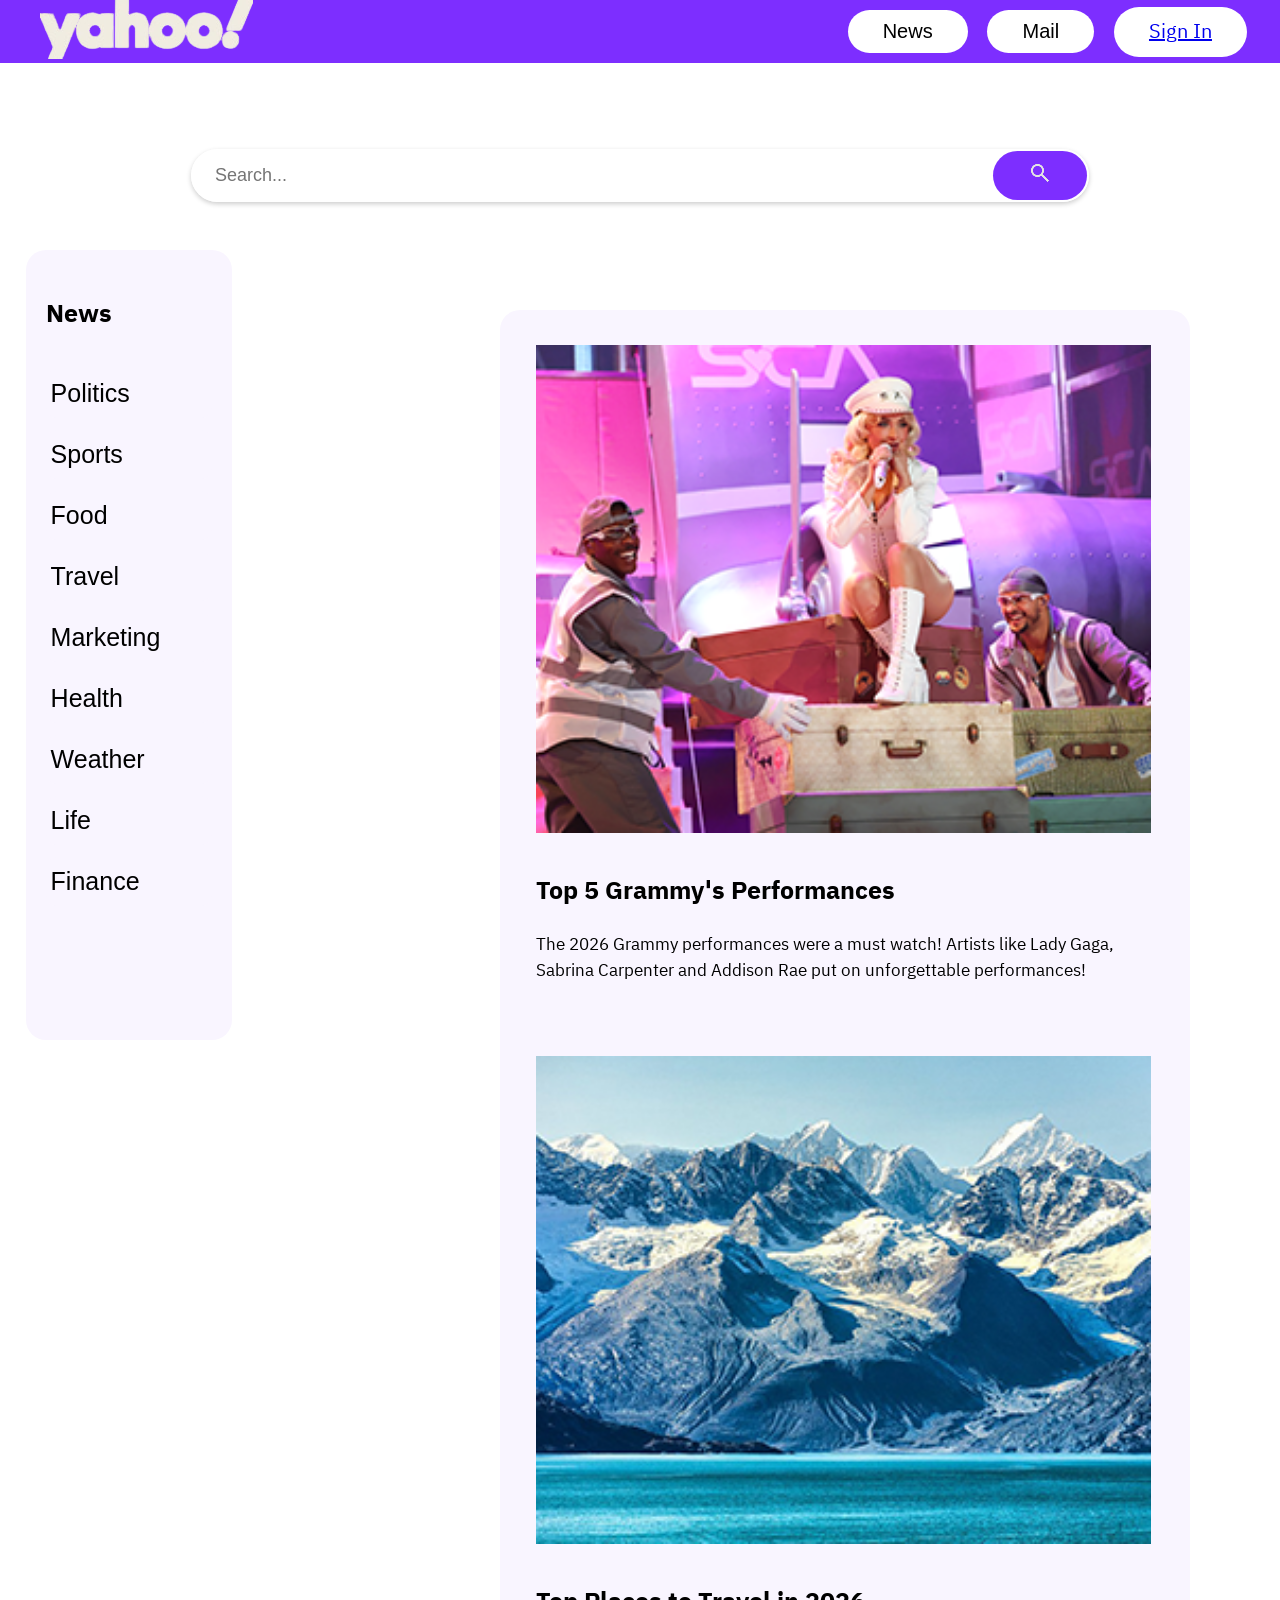
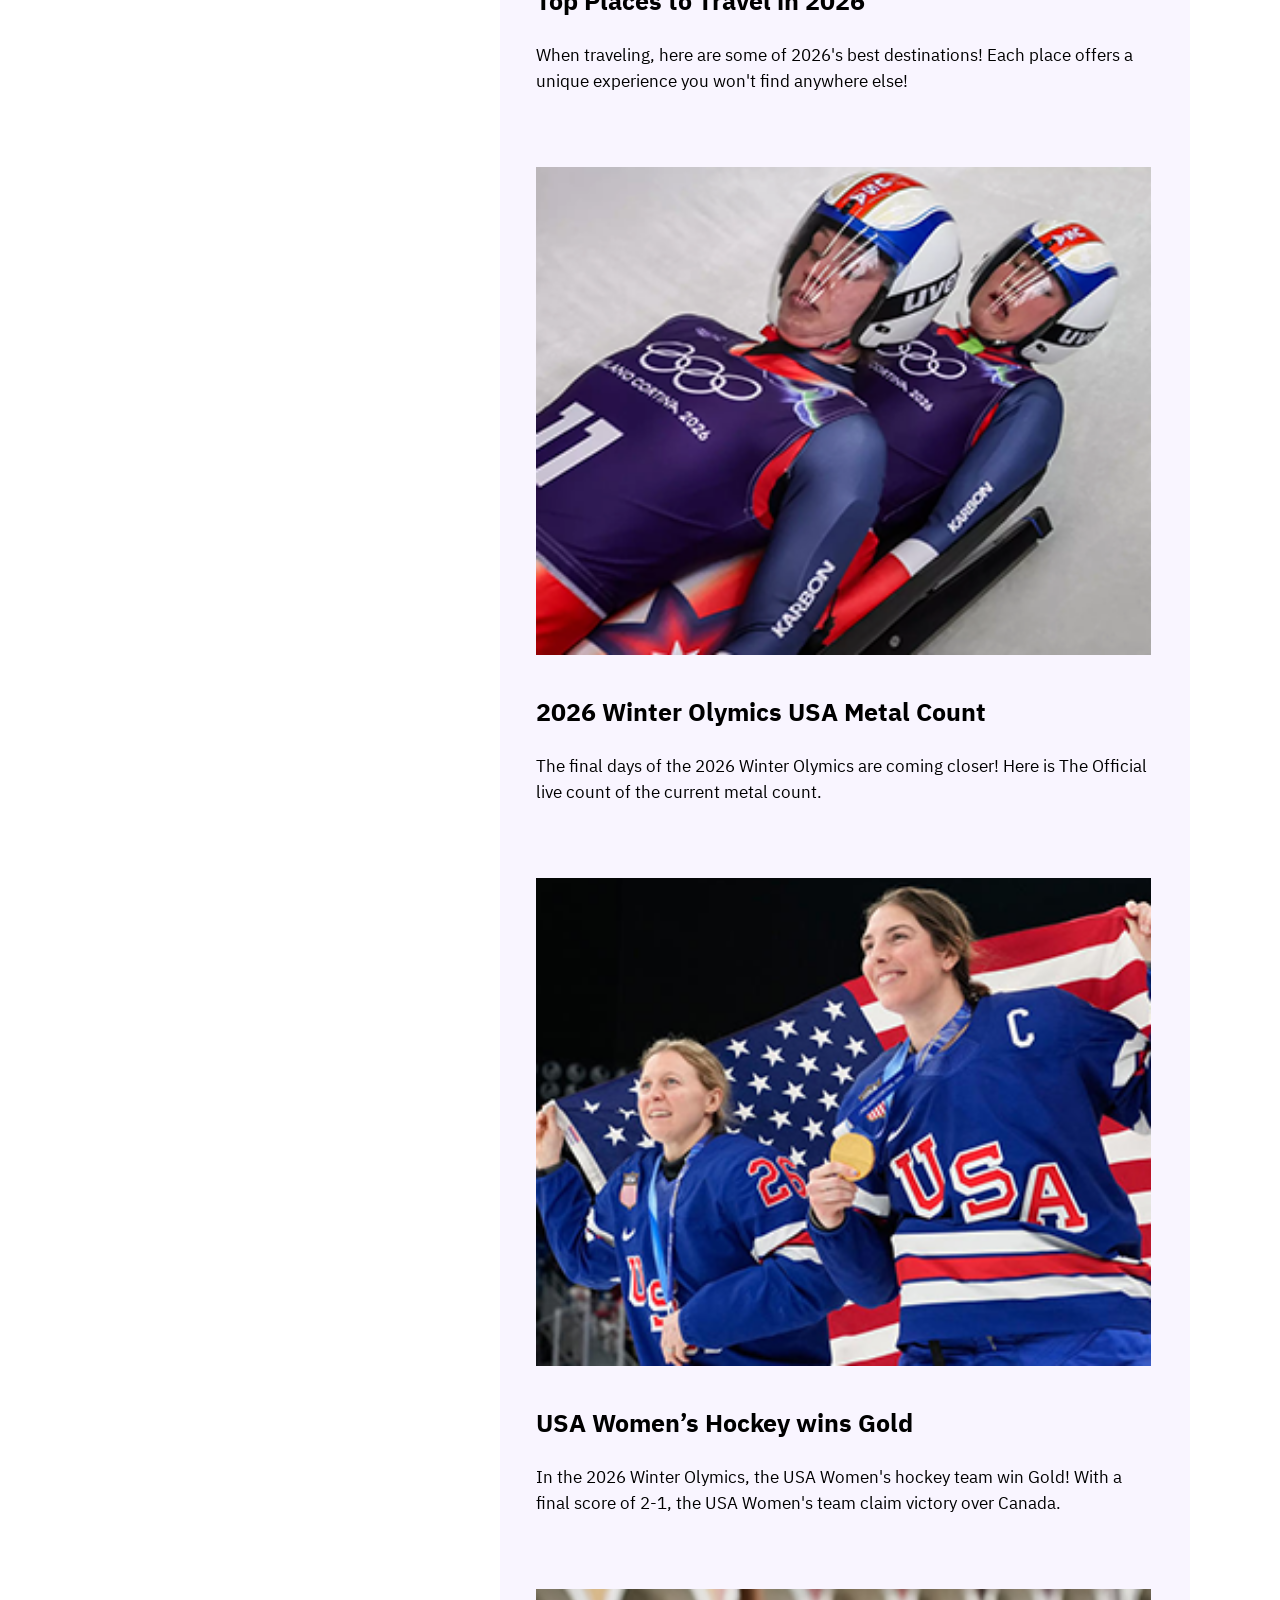
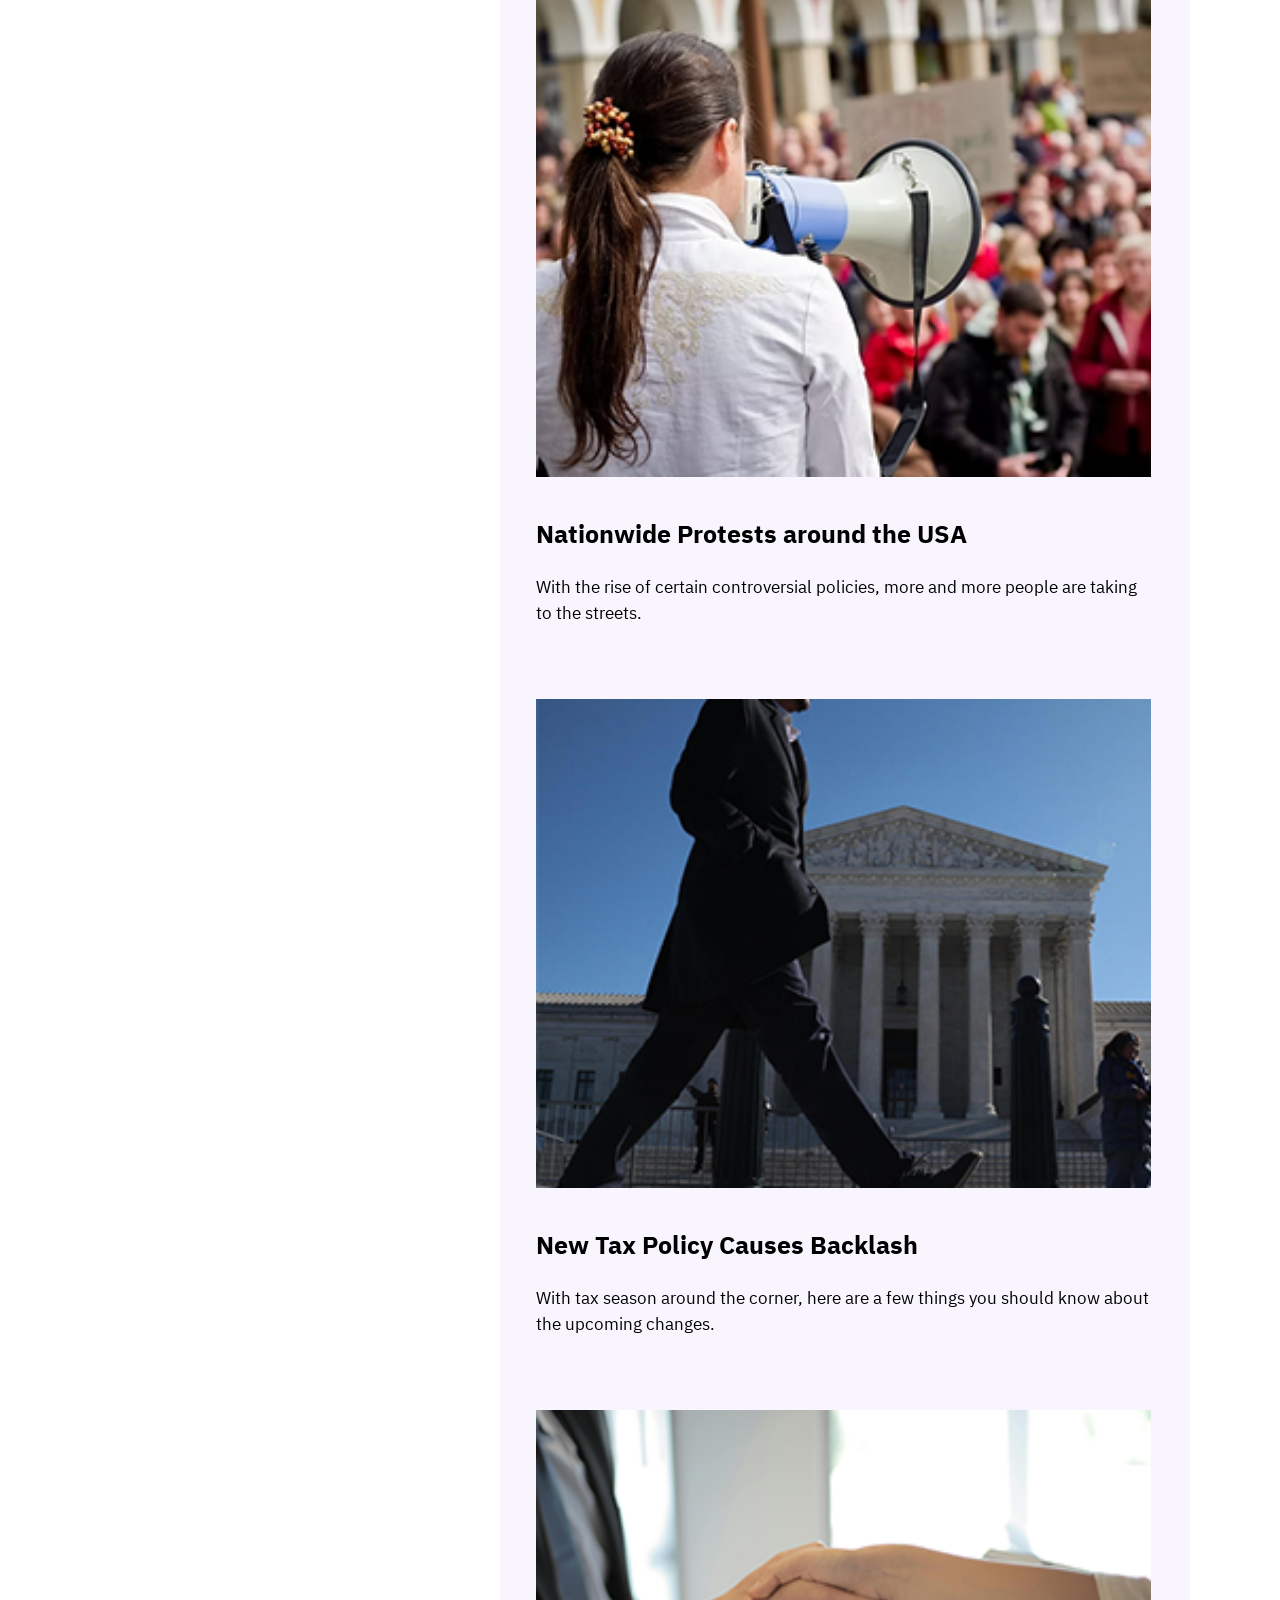
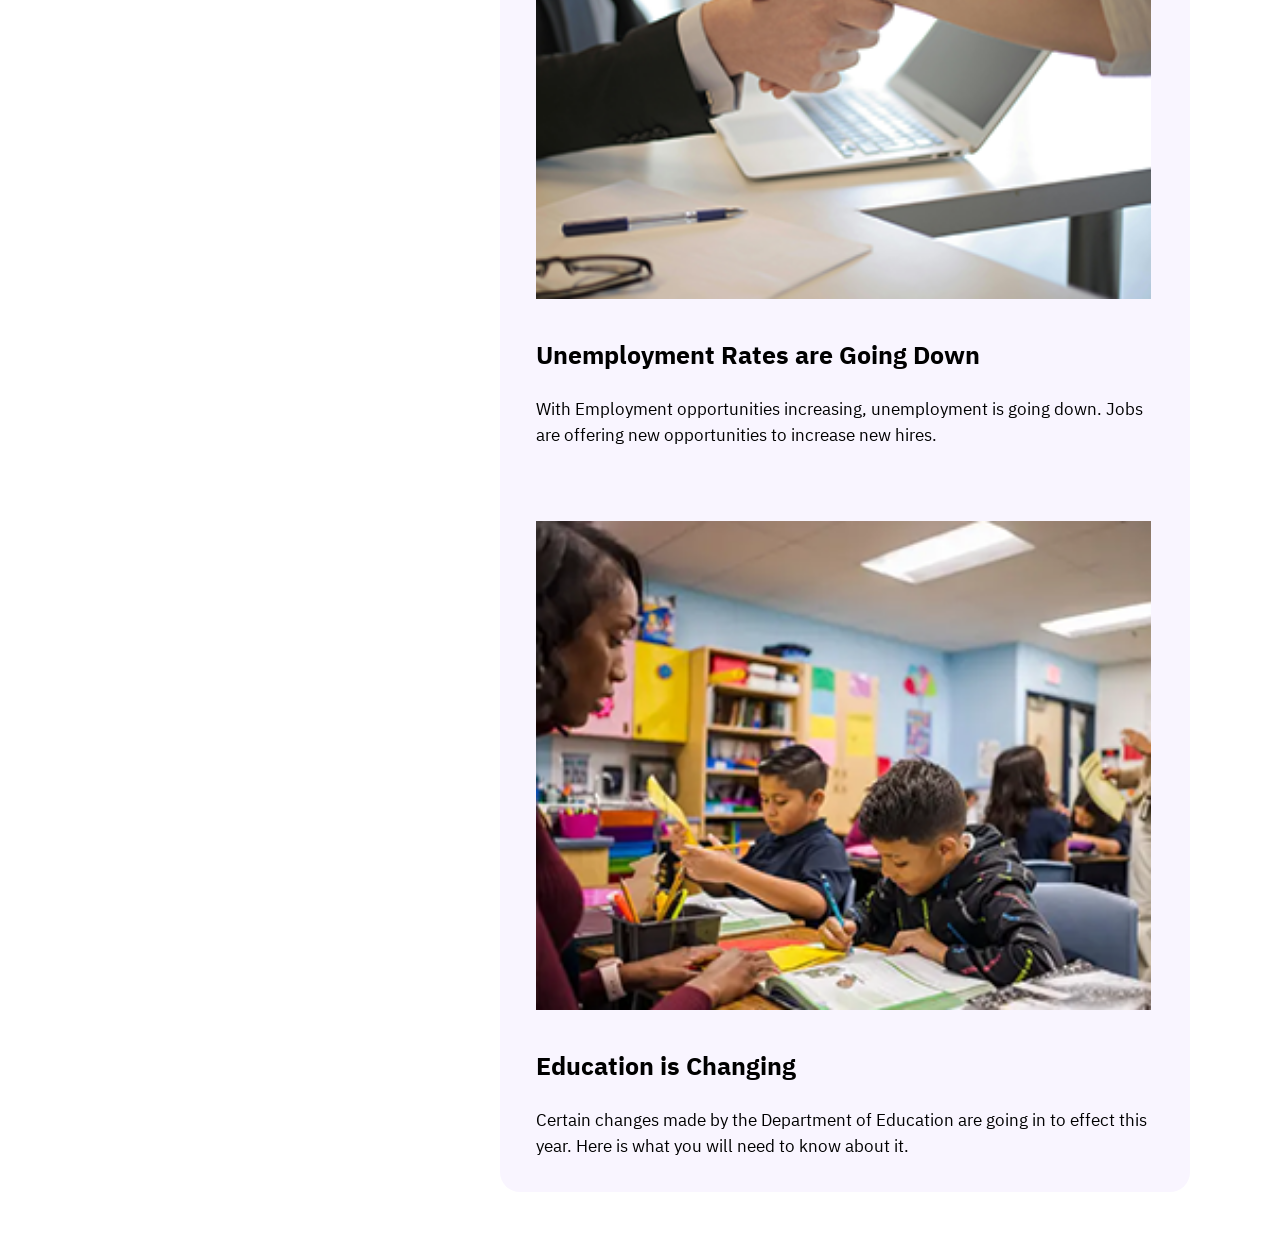
<file: index.html>
<!DOCTYPE html>
<html>
  <head>
    <meta charset="UTF-8">
    <meta name="viewport" content="width=device-width, initial-scale=1.0">
    <title>Yahoo!</title>
    <link href="style.css" rel="stylesheet" type="text/css" media="all">
 </head>
<body>

    <div class="header"> 
        <div class="headertitle"><img src="images/yahoologo.png" alt="Yahoo!"></div>
        <div class="headerbutton"> <button class="button1"> News</button></div>
        <div class="headerbutton"> <button class="button1">Mail</button></div>
        <div class="headericon"><a href="signup.html" class="button1">Sign In</a></div>
    </div>


<div class="searchbar">
    <div class="search-container">
        <input type="text" placeholder="Search...">
          <button class="button2"> <img src="images/search.png" alt="Search"> </button>
    </div>
</div>

    <div class="newsselection">
        <h3>News</h3>
                    
            <button class="button3">
              Politics
            </button>
                  
            <button class="button3">
              Sports
            </button>
                 
            <button class="button3">
              Food
            </button>
                    
            <button class="button3">
              Travel
            </button>
                    
            <button class="button3">
              Marketing
            </button>
                    
            <button class="button3">
              Health
            </button>
                    
            <button class="button3">
              Weather
            </button>
                    
            <button class="button3">
              Life
            </button>
                    
            <button class="button3">
              Finance
            </button>
                    
    </div>

<div class="content">
  
    <div class="trendingsection">
      <div class="imagediv"> 
          <img src="images/trending1.png" width=100%> 
      </div>
        <div class="headingdiv">
           <h2> Top 5 Grammy's Performances</h2> 
        </div>
         <div class="textdiv"> 
            <p class="paragraph">The 2026 Grammy performances were a must watch! Artists like Lady Gaga, Sabrina Carpenter and Addison Rae put on unforgettable performances!</p>
          </div>
    </div>

    <div class="trendingsection">
      <div class="imagediv"> 
        <img src="images/trending2.png" width=100%> 
      </div>
        <div class="headingdiv"> 
          <h2>Top Places to Travel in 2026</h2>
        </div>
        <div class="textdiv">
          <p class="paragraph">When traveling, here are some of 2026's best destinations! Each place offers a unique experience you won't find anywhere else!</p> 
        </div>
    </div>

    <div class="trendingsection">
      <div class="imagediv"> 
        <img src="images/trending3.png" width=100%> 
      </div>
        <div class="headingdiv"> 
          <h2>2026 Winter Olymics USA Metal Count</h2>
        </div>
        <div class="textdiv"> 
          <p class="paragraph">The final days of the 2026 Winter Olymics are coming closer! Here is The Official live count of the current metal count. </p>
        </div>
    </div>

    <div class="trendingsection">
      <div class="imagediv"> 
        <img src="images/trending4.png" width=100%> 
      </div>
        <div class="headingdiv">
          <h2>USA Women’s Hockey wins Gold</h2>
        </div>
        <div class="textdiv"> 
          <p class="paragraph">In the 2026 Winter Olymics, the USA Women's hockey team win Gold! With a final score of 2-1, the USA Women's team claim victory over Canada.</p> 
        </div>
    </div>

      <div class="trendingsection">
      <div class="imagediv"> 
        <img src="images/trending5.png" width=100%> 
      </div>
        <div class="headingdiv">
          <h2>Nationwide Protests around the USA</h2>
        </div>
        <div class="textdiv"> 
          <p class="paragraph">With the rise of certain controversial policies, more and more people are taking to the streets.</p>
        </div>
    </div>

    <div class="trendingsection">
      <div class="imagediv"> 
        <img src="images/trending6.png" width=100%> 
      </div>
        <div class="headingdiv">
          <h2>New Tax Policy Causes Backlash</h2>
        </div>
        <div class="textdiv"> 
          <p class="paragraph">With tax season around the corner, here are a few things you should know about the upcoming changes.</p>
        </div>
    </div>

    <div class="trendingsection">
      <div class="imagediv"> 
        <img src="images/trending7.png" width=100%> 
      </div>
      <div class="headingdiv">
        <h2>Unemployment Rates are Going Down</h2>
      </div>
      <div class="textdiv"> 
        <p class="paragraph">With Employment opportunities increasing, unemployment is going down. Jobs are offering new opportunities to increase new hires.</p>
      </div>
    </div>

    <div class="trendingsection">
      <div class="imagediv"> 
        <img src="images/trending8.png" width=100%> 
      </div>
      <div class="headingdiv">
        <h2>Education is Changing</h2>
      </div>
      <div class="textdiv"> 
        <p class="paragraph">Certain changes made by the Department of Education are going in to effect this year. Here is what you will need to know about it.</p>
      </div>
    </div>

</div>








</body>

</html>
</file>
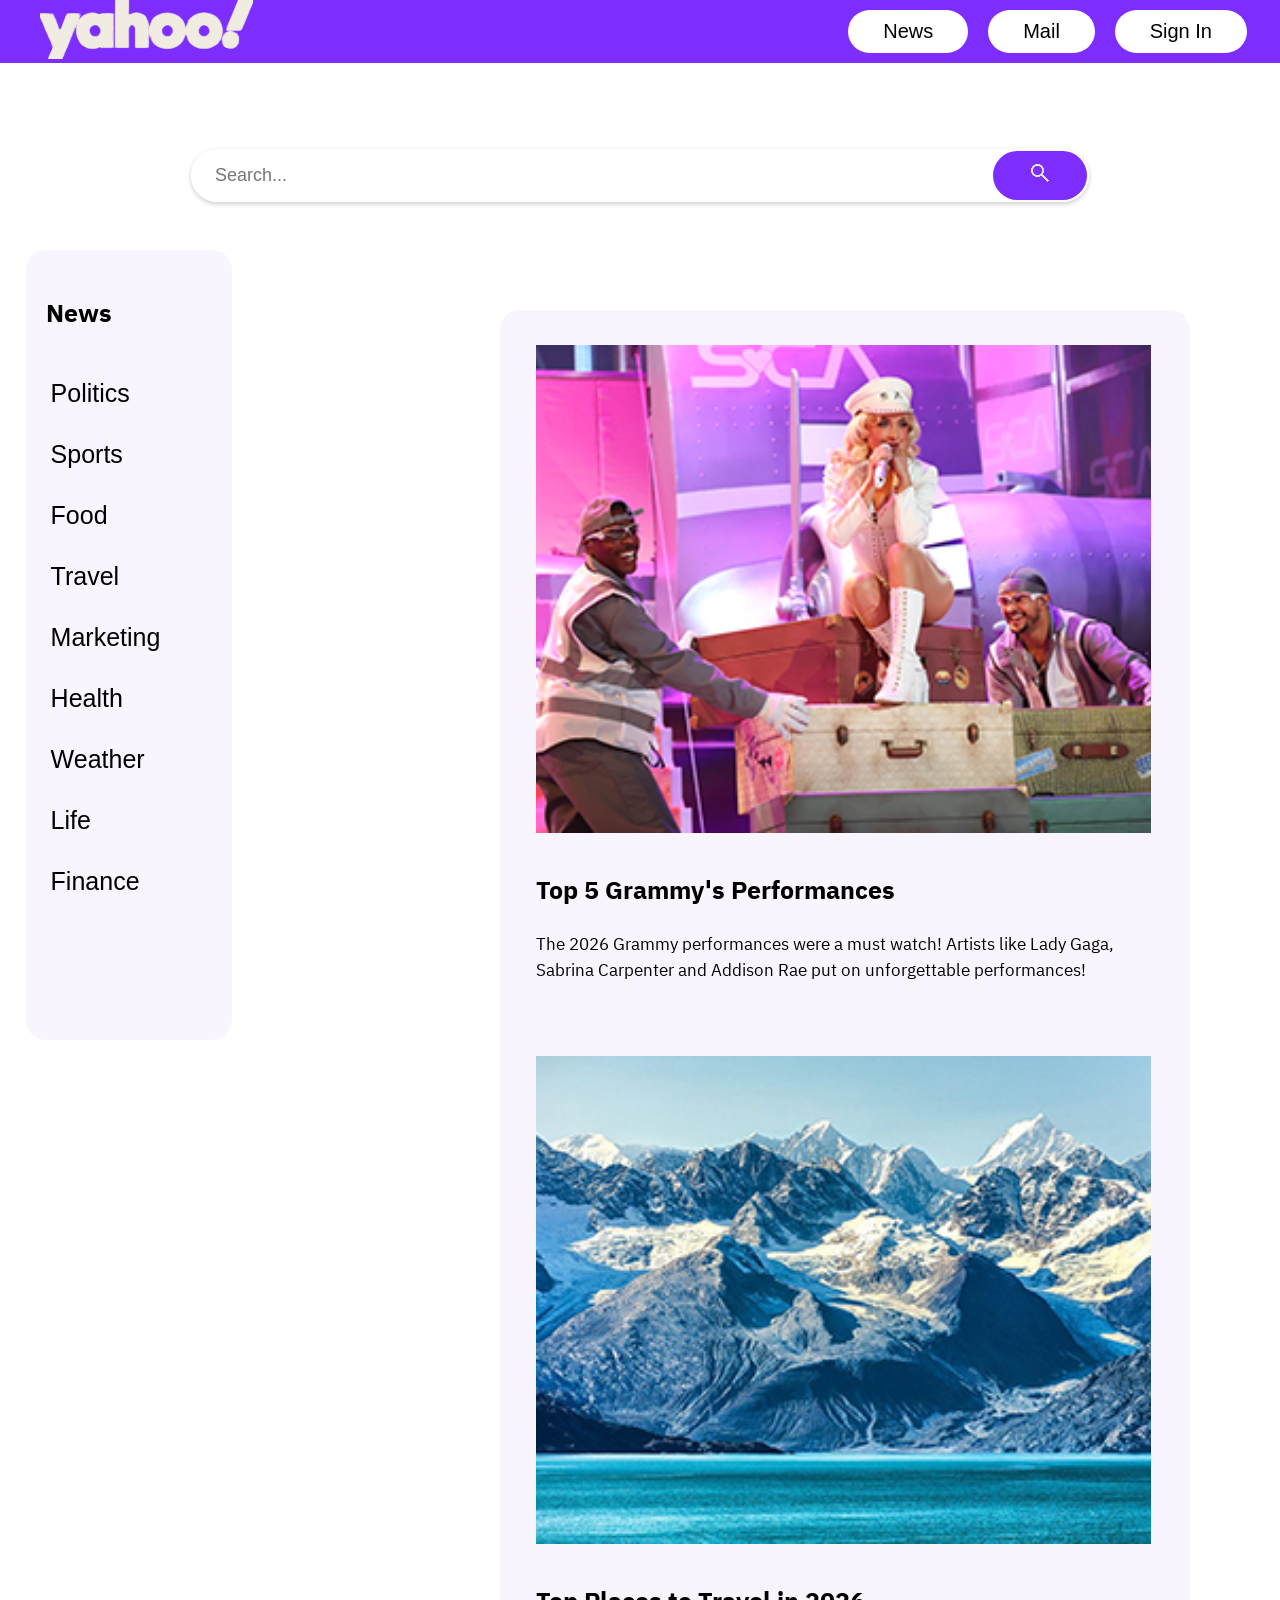
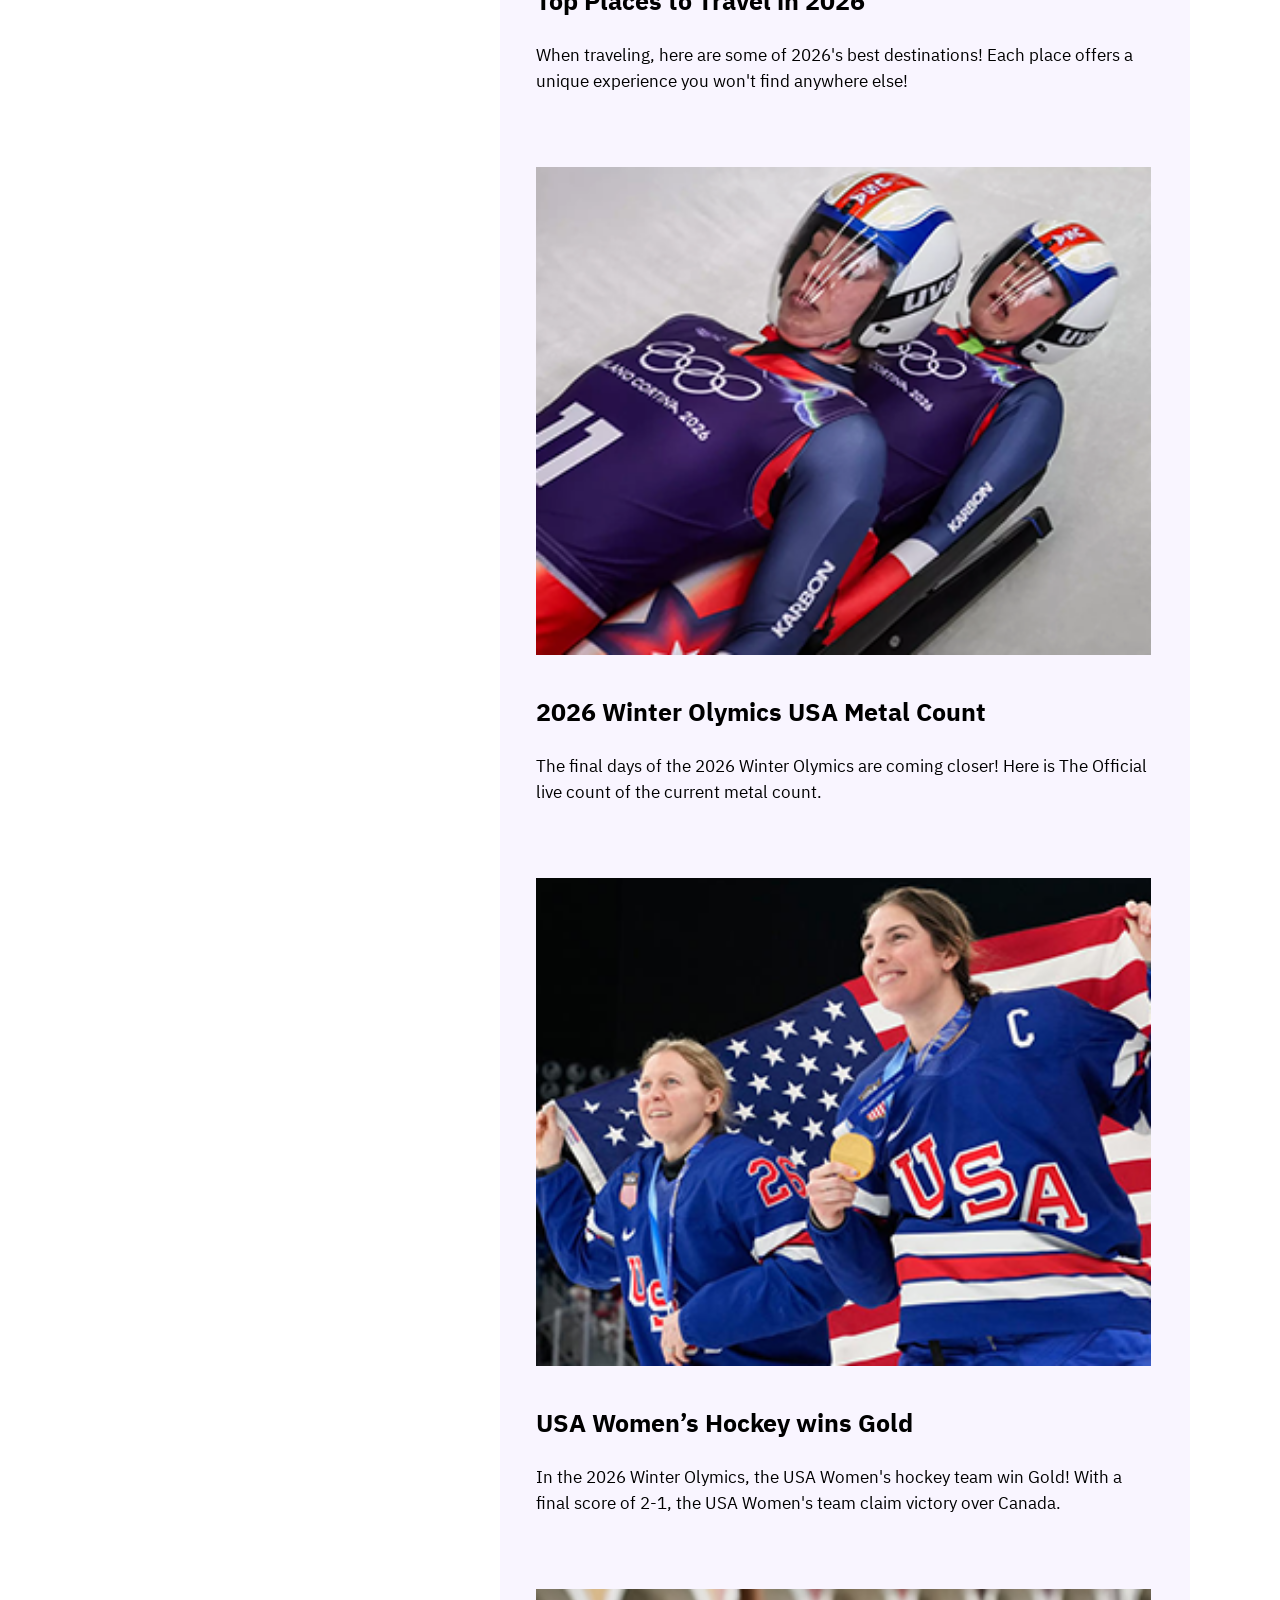
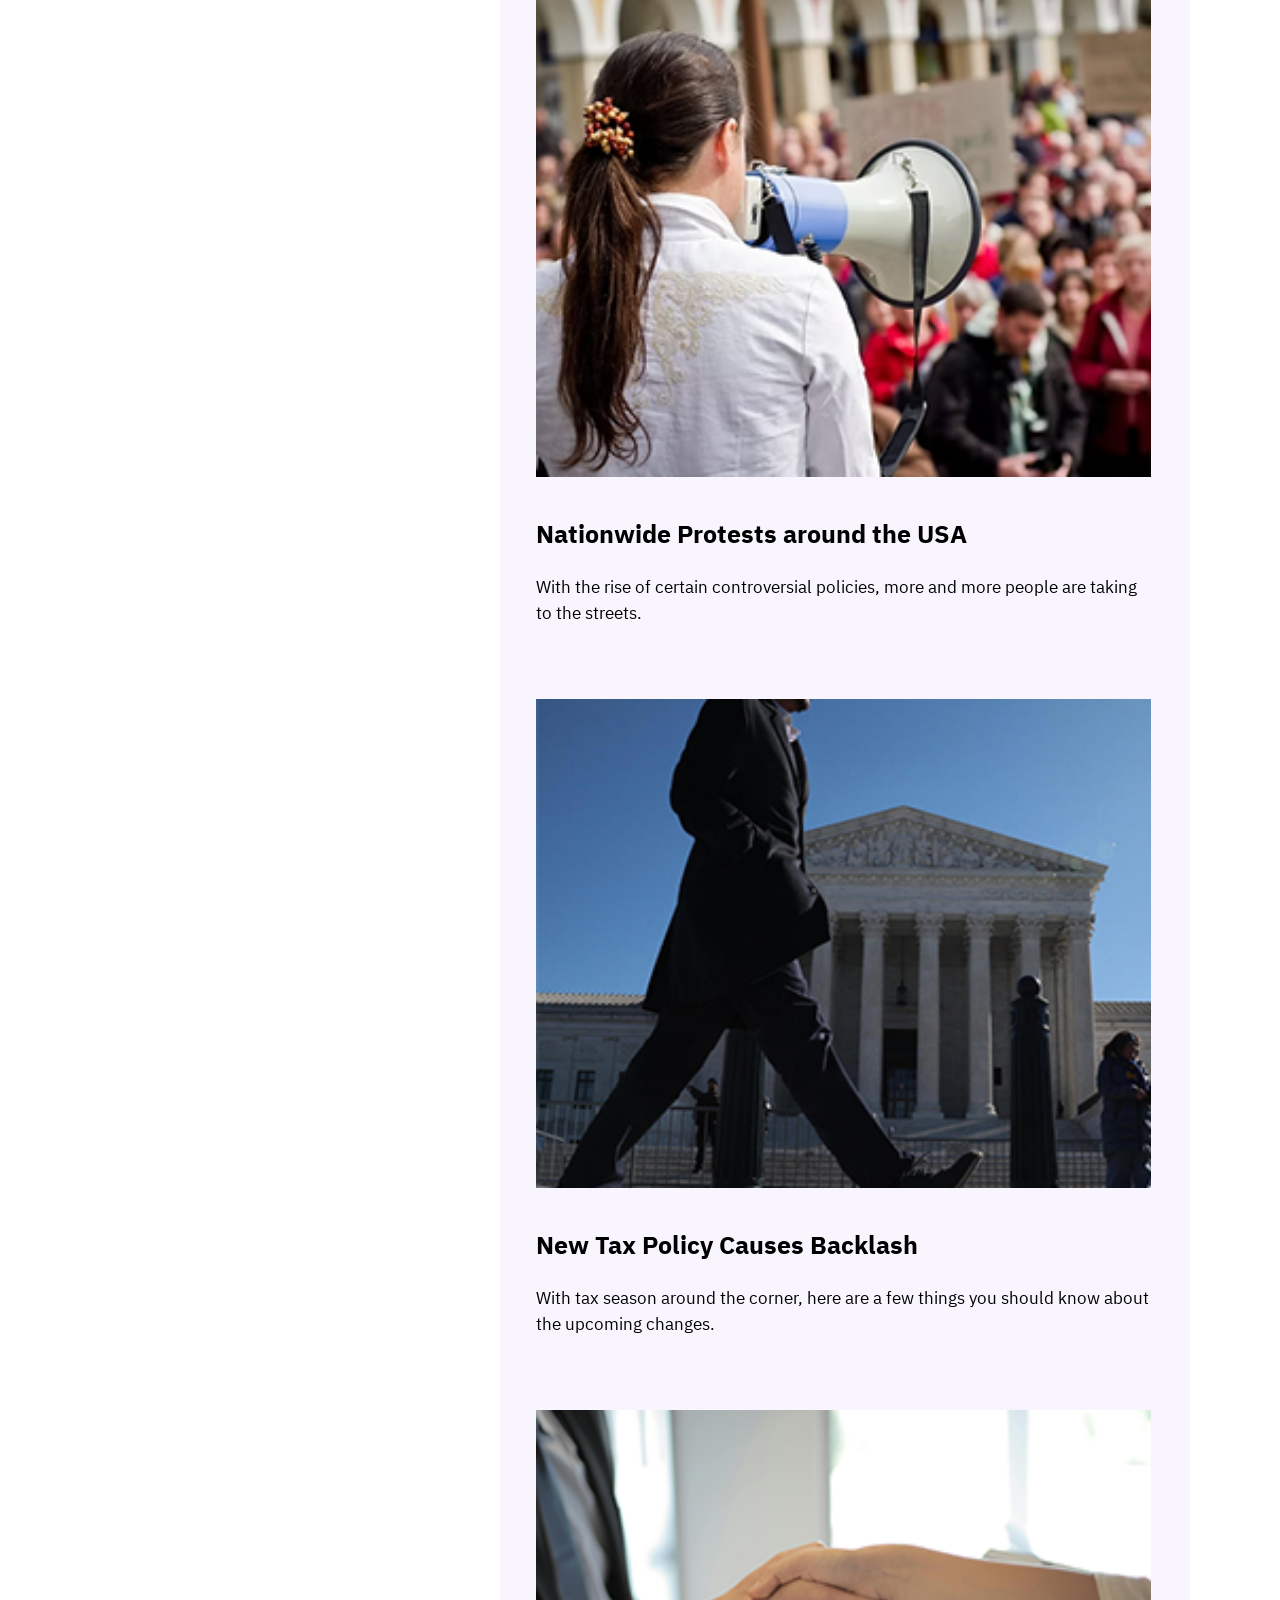
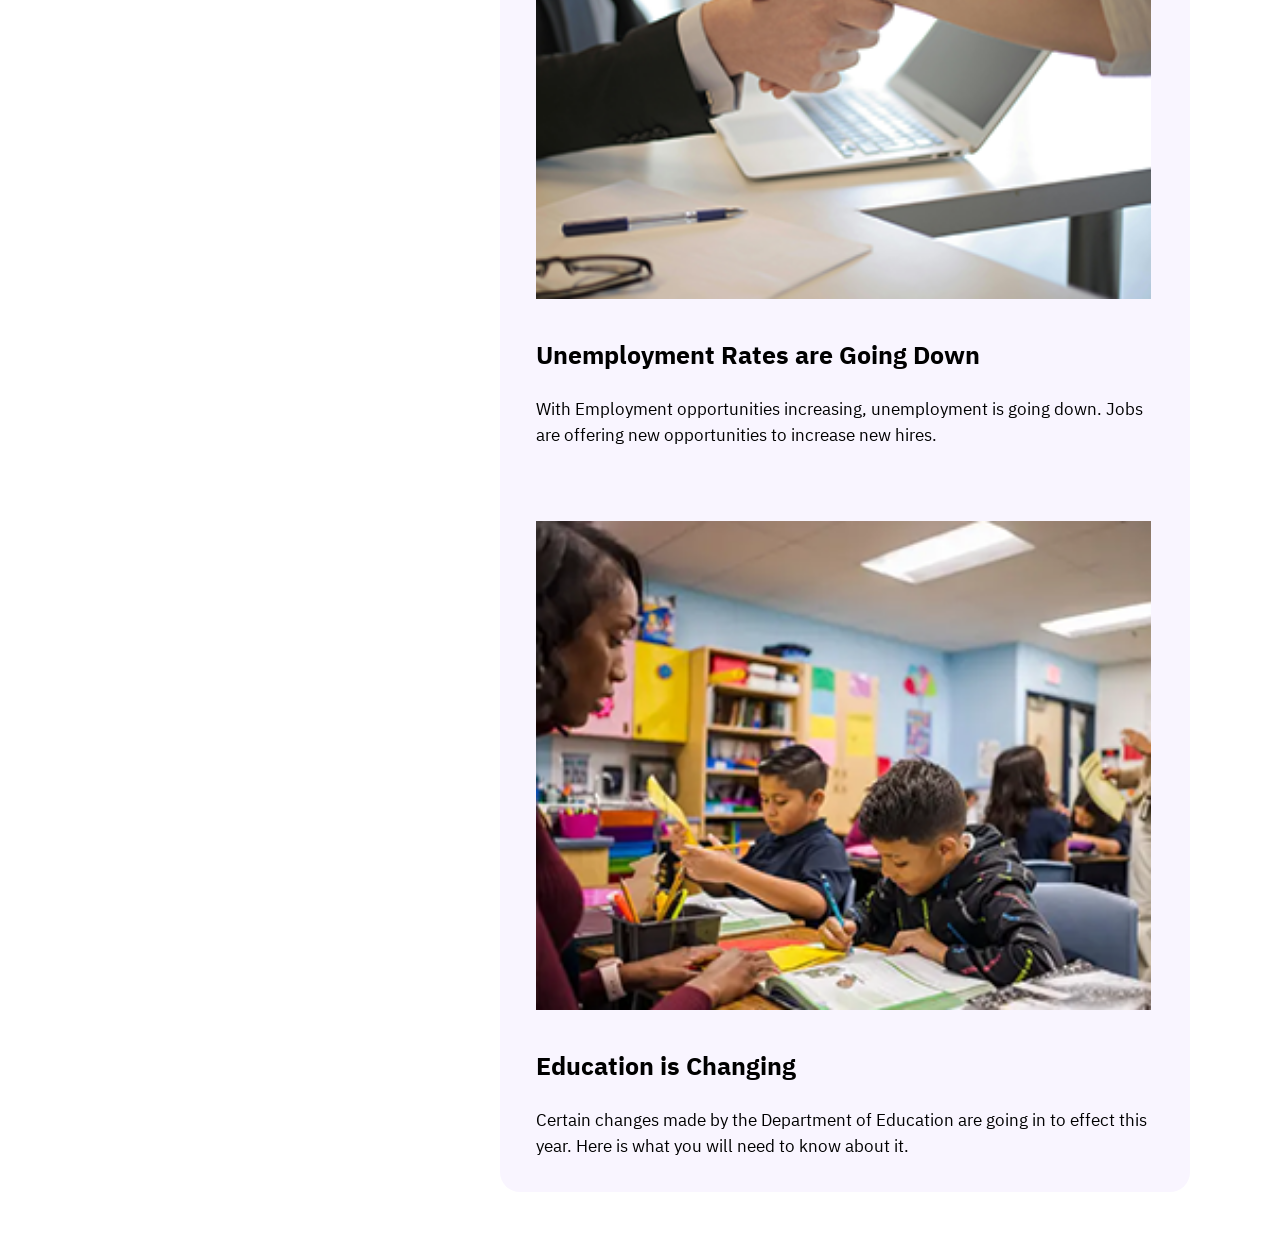
<file: contacts.html>
<!DOCTYPE html>
<html>
  <head>
    <meta charset="UTF-8">
    <meta name="viewport" content="width=device-width, initial-scale=1.0">
    <title>Yahoo!</title>
    <link href="style.css" rel="stylesheet" type="text/css" media="all">
 </head>
<body>

    <div class="header"> 
        <div class="headertitle"><img src="images/yahoologo.png" alt="Yahoo!"></div>
        <div class="headerbutton"> <button class="button1"> News</button></div>
        <div class="headerbutton"> <button class="button1">Mail</button></div>
        <div class="headericon"><button class="button1">Sign In</button></div>
    </div>


<div class="searchbar">
    <div class="search-container">
        <input type="text" placeholder="Search...">
          <button class="button2"> <img src="images/search.png" alt="Search"> </button>
    </div>
</div>

    <div class="newsselection">
        <h3>News</h3>
                    
            <button class="button3">
              Politics
            </button>
                  
            <button class="button3">
              Sports
            </button>
                 
            <button class="button3">
              Food
            </button>
                    
            <button class="button3">
              Travel
            </button>
                    
            <button class="button3">
              Marketing
            </button>
                    
            <button class="button3">
              Health
            </button>
                    
            <button class="button3">
              Weather
            </button>
                    
            <button class="button3">
              Life
            </button>
                    
            <button class="button3">
              Finance
            </button>
                    
    </div>

<div class="content">
  
    <div class="trendingsection">
      <div class="imagediv"> 
          <img src="images/trending1.png" width=100%> 
      </div>
        <div class="headingdiv">
           <h2> Top 5 Grammy's Performances</h2> 
        </div>
         <div class="textdiv"> 
            <p class="paragraph">The 2026 Grammy performances were a must watch! Artists like Lady Gaga, Sabrina Carpenter and Addison Rae put on unforgettable performances!</p>
          </div>
    </div>

    <div class="trendingsection">
      <div class="imagediv"> 
        <img src="images/trending2.png" width=100%> 
      </div>
        <div class="headingdiv"> 
          <h2>Top Places to Travel in 2026</h2>
        </div>
        <div class="textdiv">
          <p class="paragraph">When traveling, here are some of 2026's best destinations! Each place offers a unique experience you won't find anywhere else!</p> 
        </div>
    </div>

    <div class="trendingsection">
      <div class="imagediv"> 
        <img src="images/trending3.png" width=100%> 
      </div>
        <div class="headingdiv"> 
          <h2>2026 Winter Olymics USA Metal Count</h2>
        </div>
        <div class="textdiv"> 
          <p class="paragraph">The final days of the 2026 Winter Olymics are coming closer! Here is The Official live count of the current metal count. </p>
        </div>
    </div>

    <div class="trendingsection">
      <div class="imagediv"> 
        <img src="images/trending4.png" width=100%> 
      </div>
        <div class="headingdiv">
          <h2>USA Women’s Hockey wins Gold</h2>
        </div>
        <div class="textdiv"> 
          <p class="paragraph">In the 2026 Winter Olymics, the USA Women's hockey team win Gold! With a final score of 2-1, the USA Women's team claim victory over Canada.</p> 
        </div>
    </div>

      <div class="trendingsection">
      <div class="imagediv"> 
        <img src="images/trending5.png" width=100%> 
      </div>
        <div class="headingdiv">
          <h2>Nationwide Protests around the USA</h2>
        </div>
        <div class="textdiv"> 
          <p class="paragraph">With the rise of certain controversial policies, more and more people are taking to the streets.</p>
        </div>
    </div>

    <div class="trendingsection">
      <div class="imagediv"> 
        <img src="images/trending6.png" width=100%> 
      </div>
        <div class="headingdiv">
          <h2>New Tax Policy Causes Backlash</h2>
        </div>
        <div class="textdiv"> 
          <p class="paragraph">With tax season around the corner, here are a few things you should know about the upcoming changes.</p>
        </div>
    </div>

    <div class="trendingsection">
      <div class="imagediv"> 
        <img src="images/trending7.png" width=100%> 
      </div>
      <div class="headingdiv">
        <h2>Unemployment Rates are Going Down</h2>
      </div>
      <div class="textdiv"> 
        <p class="paragraph">With Employment opportunities increasing, unemployment is going down. Jobs are offering new opportunities to increase new hires.</p>
      </div>
    </div>

    <div class="trendingsection">
      <div class="imagediv"> 
        <img src="images/trending8.png" width=100%> 
      </div>
      <div class="headingdiv">
        <h2>Education is Changing</h2>
      </div>
      <div class="textdiv"> 
        <p class="paragraph">Certain changes made by the Department of Education are going in to effect this year. Here is what you will need to know about it.</p>
      </div>
    </div>
</div>
</body>

</html>
</file>
<file: style.css>
@import url('https://fonts.googleapis.com/css2?family=IBM+Plex+Sans+Devanagari:wght@100;200;300;400;500;600;700&display=swap');


body{
	height:310%;
	width:100%;
	margin:0;
	padding-bottom: 60px;

	  font-family: "IBM Plex Sans Devanagari", sans-serif;
	  font-weight: 400;
	  font-style: normal;

	background-color:white;
}


/* TEXT*/

h1{
	margin: 0;
	}

h2{
	font-size:25px;
	font-family: "IBM Plex Sans Devanagari", sans-serif;
	font-weight: bold;
	font-style: normal;
	color:black;
}

				h2:hover{
			 	color: #7D2EFF;
			 	text-decoration: underline;
	  			transition:0.5s;

					}

h3{
	font-size:25px;
	font-family: "IBM Plex Sans Devanagari", sans-serif;
	font-weight: bold;
	font-style: normal;
	color:black;}


.paragraph{
	font-size: 17px;
	font-family: "IBM Plex Sans Devanagari", sans-serif;
	font-weight: 400;
	font-style: normal;
}

/*HEADER*/


.header{
	position:fixed;
	background-color: #7D2EFF;
	height:7vh;
	width:100%;

	z-index:1000;

	display:flex;
	flex-wrap:nowrap;
}

		.headertitle{
			margin-left: 40px;
			align-content: center;

			font-size: 40px;
			flex-grow:9;

		}

		.headerbutton{
			align-content: center;


			flex-grow:0.3;

		}

		.headericon{
			align-content: center;

			flex-grow:0.5;

		}

					.button1{
						font-size: 20px;
						border:none;
						padding:10px 35px 10px 35px;
						background-color: white;
						border-radius:45px;
					}


				.button1:hover{
					background-color:#A571FF;
					color:white;
					transition:0.5s}


/*Search bar*/


.searchbar {
	height:250px;
	flex: 1;
	display: flex;
	justify-content: center; 
	align-items: center; 
}

.search-container{
	position: relative;
	display: flex;
	flex-wrap:nowrap;

	align-content: center;
	margin-top:100px;
	background-color: white;

	border-radius: 30px;

	box-shadow:0px 2px 5px rgba(0, 0, 0, 0.2);
}

.search-container input{
	width:850px;
	font-size:18px;
	padding:16px 24px;
	border-radius: 30px;
	border:none;

}


					.button2{
						position: absolute;
						margin-top:2px;
						margin-right:2px;
						right: 0;   
						font-size: 20px;
						border:none;
						padding:10px 35px 10px 35px;
						background-color: #7D2EFF;
						border-radius:45px;
					}
					

/*Nav bar AND News Section */


.content{
		background-color: #F9F5FF;
		border-radius: 20px;
		margin-top: 60px;
	height:auto;
	width:auto;
	padding-top:20px;
margin-left: 500px;
margin-right:7%;
	display:flex;
	flex-wrap: wrap;
	padding-left:2%;
	gap:25px;
	
}


					.newsselection{ 
						position: fixed;
						left: 2%;

						padding: 20px;
					background-color: #F9F5FF;

					height: 750px;
					width: 13%;

					border-radius: 20px;

					font-size: 40px;
					}


							.imagediv{
								width:110%;
								}

								.headingdiv{
								width:110%;
								}


								.textdiv{
								width:110%;
								}


		.trendingsection{
			align-content: center;

			padding:15px 15px 15px 10px;
			

			height:auto;
			width:300px;
			border-radius:10px;

			font-size: 40px;
			flex-grow:2;

			margin-right: 80px;

		}



					.button3{
						width:100%;
					border:none;
					margin-left:0;
					margin-top:5px;

					text-align: left;
					font-size: 25px;
					padding:10px 5px 10px 5px;
					background-color: #F9F5FF;
					border-radius:10px;

					}

						.button3:hover {
							background-color: #7D2EFF;
	  						color: white;

	  						transition:0.5s;
						}



@media screen and (max-width: 1080px) {

	.content{
		margin-left: 250px;
		margin-right:7%;
	}

}


@media screen and (max-width: 800px) {
.search-container input{
	width:350px;}

				.newsselection{ 
					width: 24%;
					}
	
}
</file>
